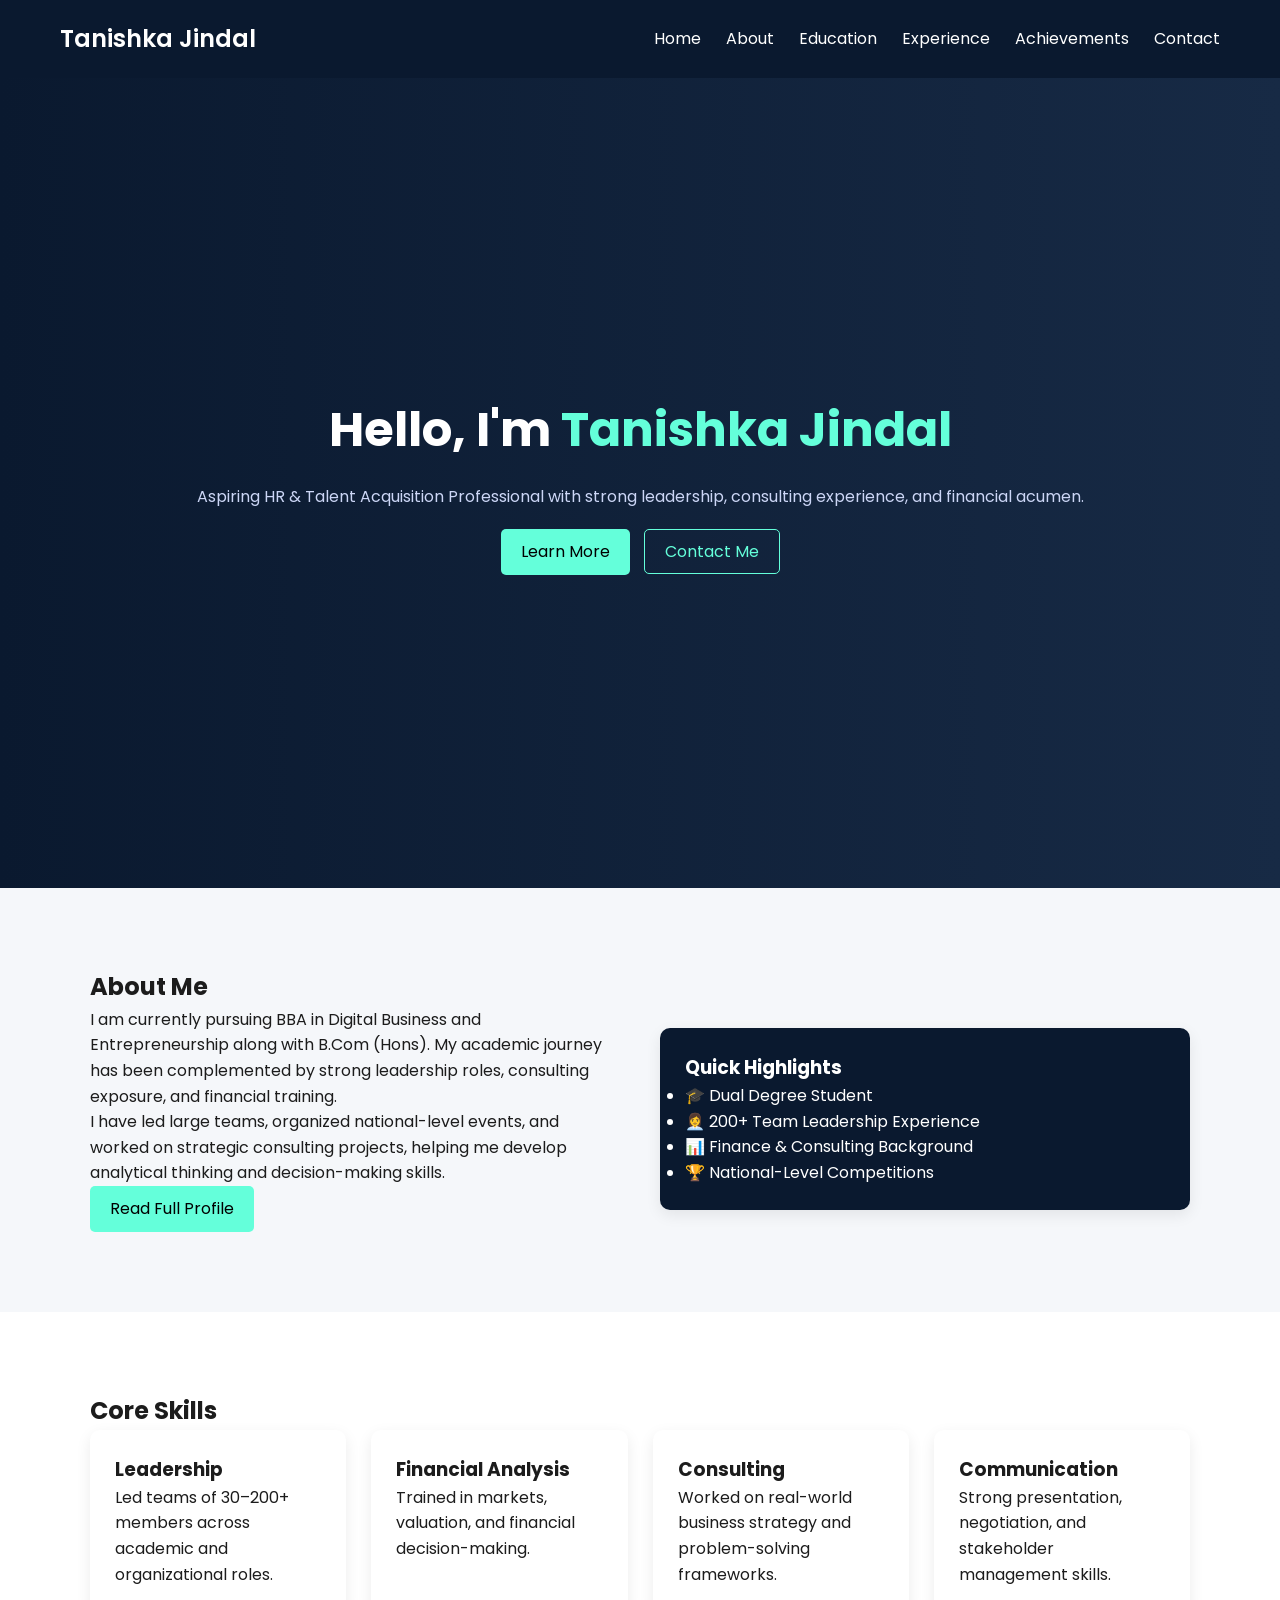
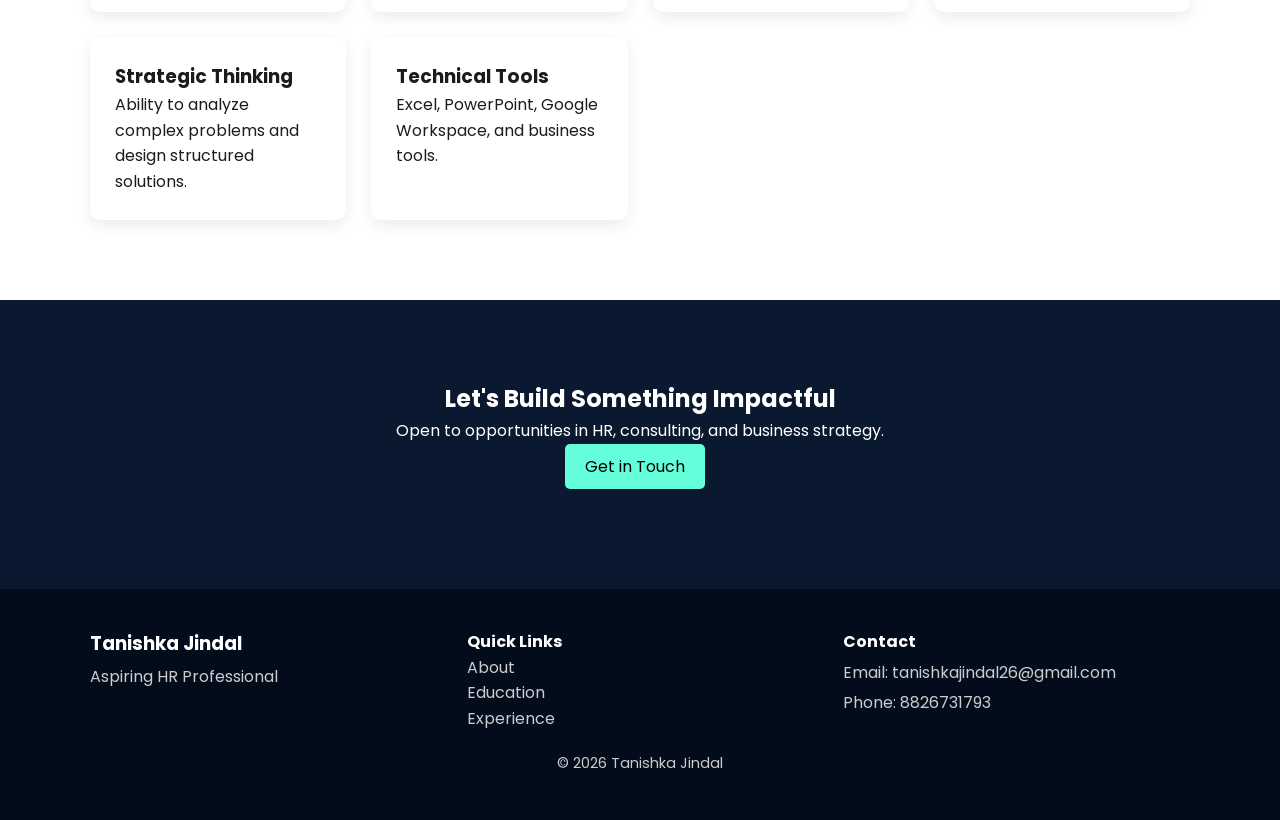
<file: index.html>
<!DOCTYPE html>
<html lang="en">

<head>
    <meta charset="UTF-8">
    <meta name="viewport" content="width=device-width, initial-scale=1.0">
    <title>Home | Tanishka Jindal</title>

    <!-- CSS LINK -->
    <link rel="stylesheet" href="css/style.css">

    <!-- GOOGLE FONT -->
    <link href="https://fonts.googleapis.com/css2?family=Poppins:wght@300;400;600&display=swap" rel="stylesheet">
</head>

<body>

<!-- ================= NAVBAR ================= -->
<header class="navbar">
    <h2 class="logo">Tanishka Jindal</h2>

    <nav>
        <ul class="nav-links">
            <li><a href="index.html">Home</a></li>
            <li><a href="about.html">About</a></li>
            <li><a href="education.html">Education</a></li>
            <li><a href="experience.html">Experience</a></li>
            <li><a href="achievements.html">Achievements</a></li>
            <li><a href="contact.html">Contact</a></li>
        </ul>
    </nav>
</header>

<!-- ================= HERO SECTION ================= -->
<section class="hero">
    <div class="hero-content">
        <h1>Hello, I'm <span>Tanishka Jindal</span></h1>
        <p>
            Aspiring HR & Talent Acquisition Professional with strong leadership,
            consulting experience, and financial acumen.
        </p>

        <div class="hero-buttons">
            <a href="about.html" class="btn">Learn More</a>
            <a href="contact.html" class="btn-outline">Contact Me</a>
        </div>
    </div>
</section>

<!-- ================= ABOUT PREVIEW ================= -->
<section class="section">
    <div class="container">
        <h2>About Me</h2>

        <div class="grid-2">
            <div>
                <p>
                    I am currently pursuing BBA in Digital Business and Entrepreneurship
                    along with B.Com (Hons). My academic journey has been complemented
                    by strong leadership roles, consulting exposure, and financial training.
                </p>

                <p>
                    I have led large teams, organized national-level events, and worked
                    on strategic consulting projects, helping me develop analytical
                    thinking and decision-making skills.
                </p>

                <a href="about.html" class="btn">Read Full Profile</a>
            </div>

            <div class="card highlight">
                <h3>Quick Highlights</h3>
                <ul>
                    <li>🎓 Dual Degree Student</li>
                    <li>👩‍💼 200+ Team Leadership Experience</li>
                    <li>📊 Finance & Consulting Background</li>
                    <li>🏆 National-Level Competitions</li>
                </ul>
            </div>
        </div>
    </div>
</section>

<!-- ================= SKILLS SECTION ================= -->
<section class="section alt">
    <div class="container">
        <h2>Core Skills</h2>

        <div class="grid-3">

            <div class="card">
                <h3>Leadership</h3>
                <p>Led teams of 30–200+ members across academic and organizational roles.</p>
            </div>

            <div class="card">
                <h3>Financial Analysis</h3>
                <p>Trained in markets, valuation, and financial decision-making.</p>
            </div>

            <div class="card">
                <h3>Consulting</h3>
                <p>Worked on real-world business strategy and problem-solving frameworks.</p>
            </div>

            <div class="card">
                <h3>Communication</h3>
                <p>Strong presentation, negotiation, and stakeholder management skills.</p>
            </div>

            <div class="card">
                <h3>Strategic Thinking</h3>
                <p>Ability to analyze complex problems and design structured solutions.</p>
            </div>

            <div class="card">
                <h3>Technical Tools</h3>
                <p>Excel, PowerPoint, Google Workspace, and business tools.</p>
            </div>

        </div>
    </div>
</section>

<!-- ================= CTA SECTION ================= -->
<section class="cta">
    <div class="container center">
        <h2>Let's Build Something Impactful</h2>
        <p>
            Open to opportunities in HR, consulting, and business strategy.
        </p>

        <a href="contact.html" class="btn">Get in Touch</a>
    </div>
</section>

<!-- ================= FOOTER ================= -->
<footer>
    <div class="container footer-grid">

        <div>
            <h3>Tanishka Jindal</h3>
            <p>Aspiring HR Professional</p>
        </div>

        <div>
            <h4>Quick Links</h4>
            <ul>
                <li><a href="about.html">About</a></li>
                <li><a href="education.html">Education</a></li>
                <li><a href="experience.html">Experience</a></li>
            </ul>
        </div>

        <div>
            <h4>Contact</h4>
            <p>Email: tanishkajindal26@gmail.com</p>
            <p>Phone: 8826731793</p>
        </div>

    </div>

    <p class="copyright">© 2026 Tanishka Jindal</p>
</footer>

</body>
</html>
</file>
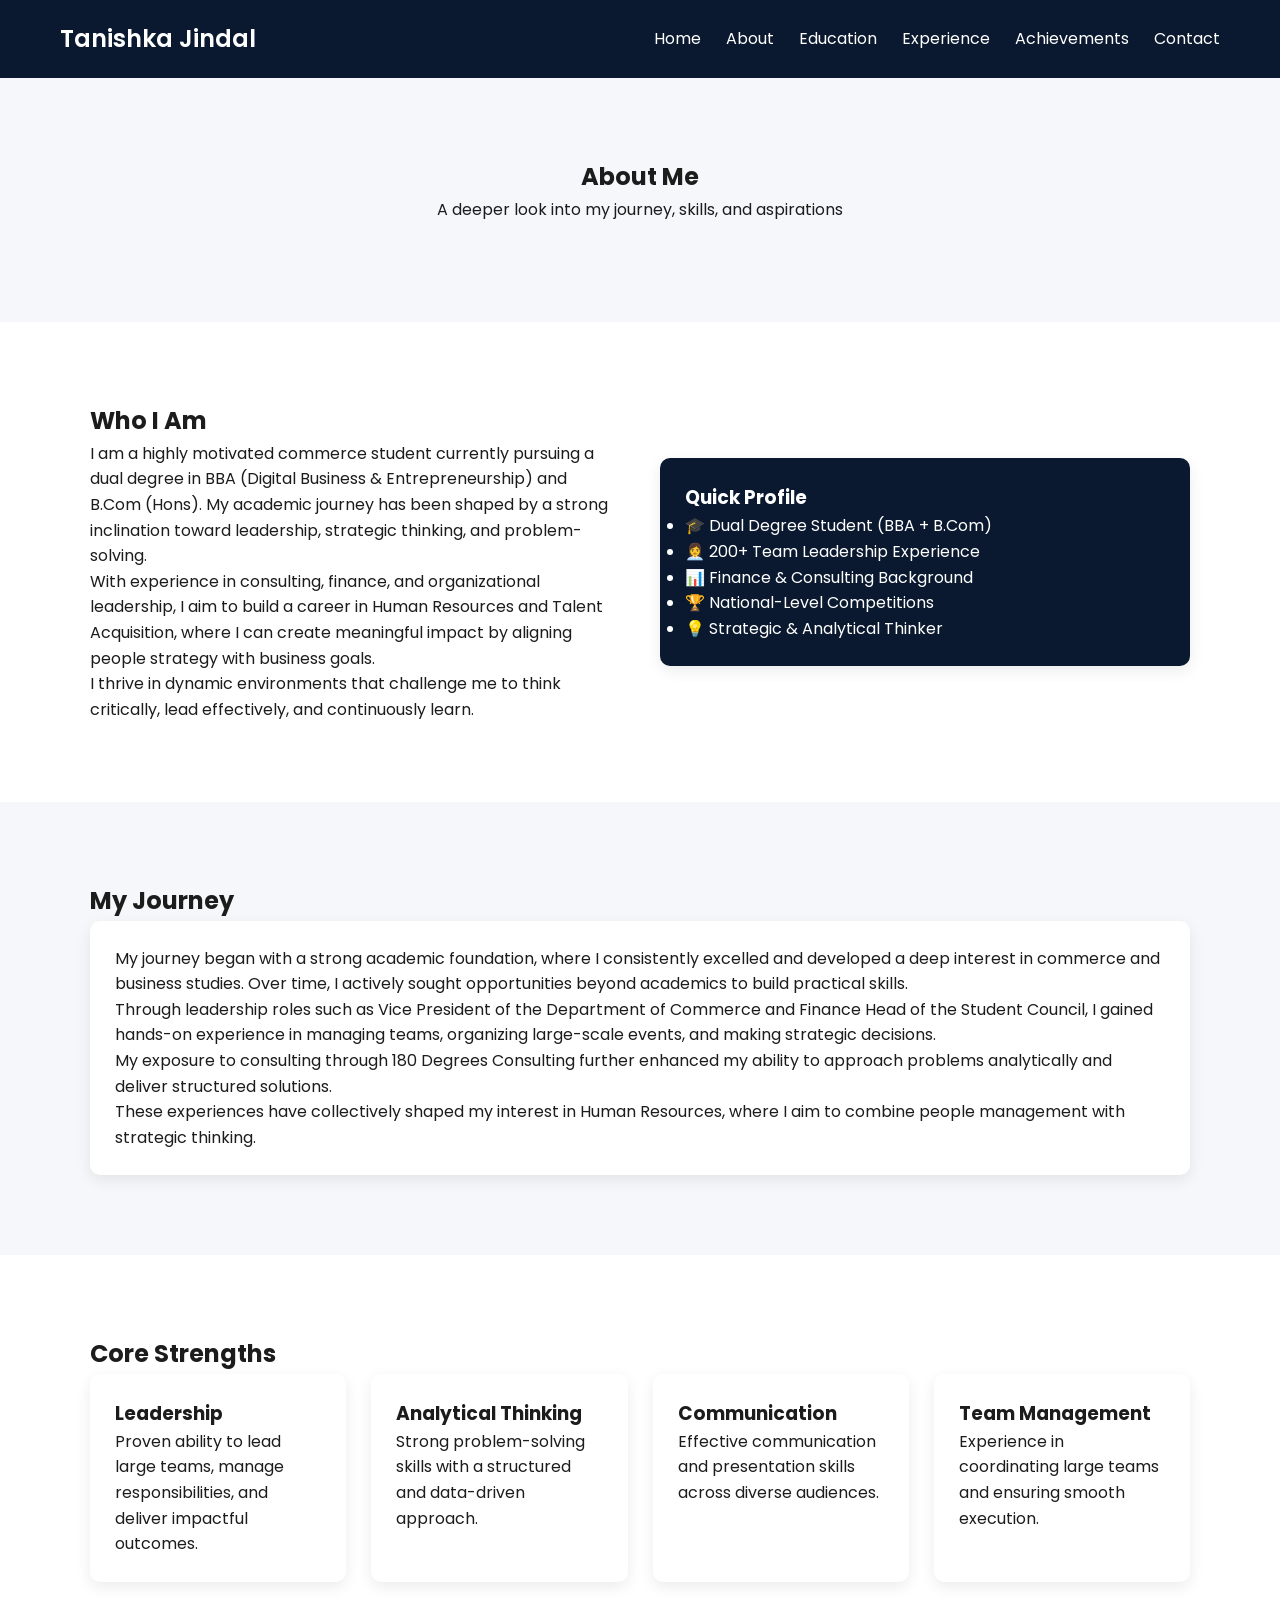
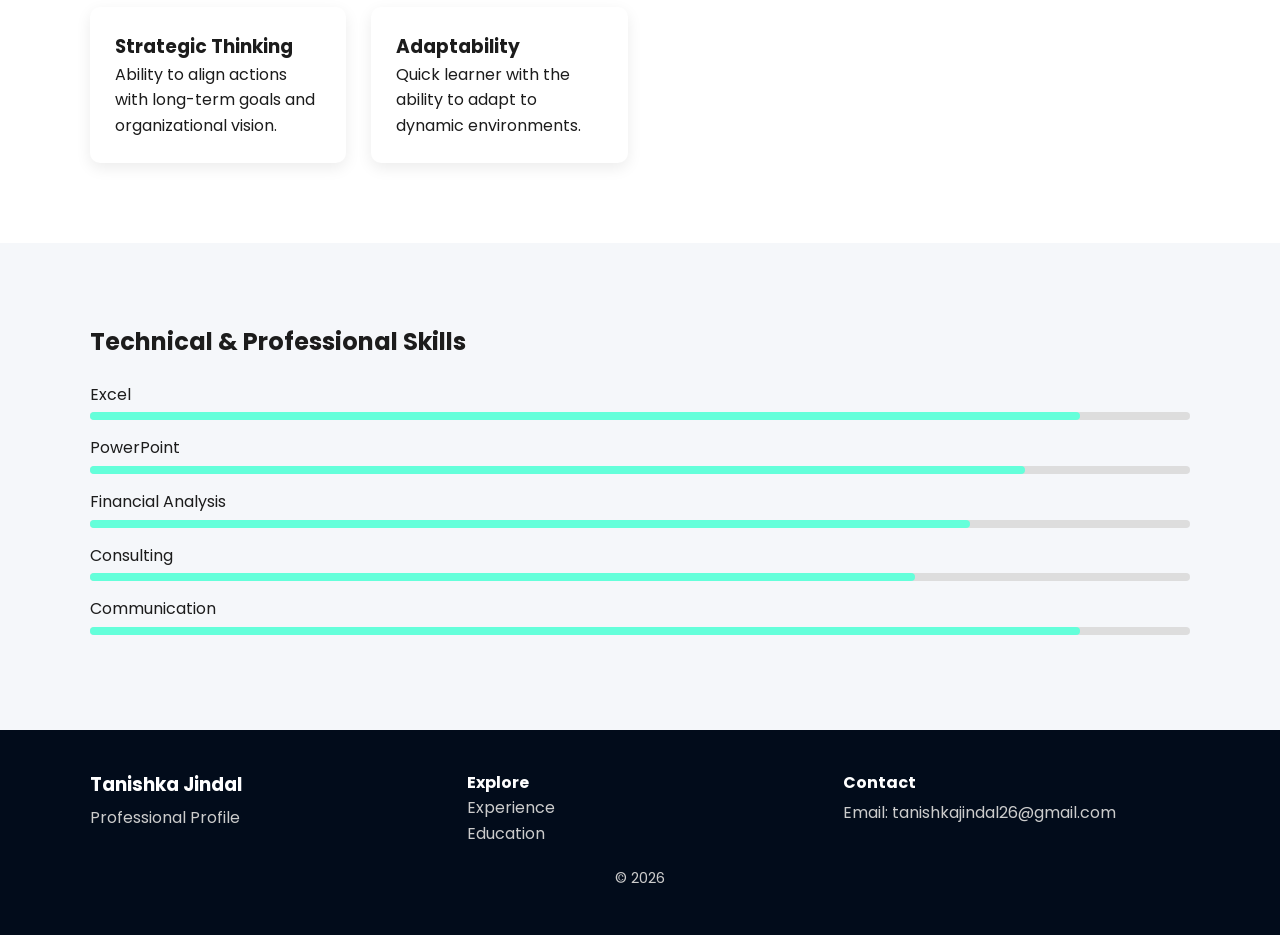
<file: about.html>
<!DOCTYPE html>
<html lang="en">

<head>
    <meta charset="UTF-8">
    <meta name="viewport" content="width=device-width, initial-scale=1.0">
    <title>About | Tanishka Jindal</title>

    <link rel="stylesheet" href="css/style.css">
</head>

<body>

<!-- ================= NAVBAR ================= -->
<header class="navbar">
    <h2 class="logo">Tanishka Jindal</h2>

    <nav>
        <ul class="nav-links">
            <li><a href="index.html">Home</a></li>
            <li><a href="about.html">About</a></li>
            <li><a href="education.html">Education</a></li>
            <li><a href="experience.html">Experience</a></li>
            <li><a href="achievements.html">Achievements</a></li>
            <li><a href="contact.html">Contact</a></li>
        </ul>
    </nav>
</header>

<!-- ================= HEADER ================= -->
<section class="section">
    <div class="container center">
        <h1>About Me</h1>
        <p>A deeper look into my journey, skills, and aspirations</p>
    </div>
</section>

<!-- ================= INTRO ================= -->
<section class="section alt">
    <div class="container grid-2">

        <div>
            <h2>Who I Am</h2>
            <p>
                I am a highly motivated commerce student currently pursuing a dual degree 
                in BBA (Digital Business & Entrepreneurship) and B.Com (Hons). My academic 
                journey has been shaped by a strong inclination toward leadership, strategic 
                thinking, and problem-solving.
            </p>

            <p>
                With experience in consulting, finance, and organizational leadership, 
                I aim to build a career in Human Resources and Talent Acquisition, where 
                I can create meaningful impact by aligning people strategy with business goals.
            </p>

            <p>
                I thrive in dynamic environments that challenge me to think critically, 
                lead effectively, and continuously learn.
            </p>
        </div>

        <div class="card highlight">
            <h3>Quick Profile</h3>
            <ul>
                <li>🎓 Dual Degree Student (BBA + B.Com)</li>
                <li>👩‍💼 200+ Team Leadership Experience</li>
                <li>📊 Finance & Consulting Background</li>
                <li>🏆 National-Level Competitions</li>
                <li>💡 Strategic & Analytical Thinker</li>
            </ul>
        </div>

    </div>
</section>

<!-- ================= JOURNEY ================= -->
<section class="section">
    <div class="container">
        <h2>My Journey</h2>

        <div class="card">
            <p>
                My journey began with a strong academic foundation, where I consistently 
                excelled and developed a deep interest in commerce and business studies.
                Over time, I actively sought opportunities beyond academics to build 
                practical skills.
            </p>

            <p>
                Through leadership roles such as Vice President of the Department of Commerce 
                and Finance Head of the Student Council, I gained hands-on experience in 
                managing teams, organizing large-scale events, and making strategic decisions.
            </p>

            <p>
                My exposure to consulting through 180 Degrees Consulting further enhanced 
                my ability to approach problems analytically and deliver structured solutions.
            </p>

            <p>
                These experiences have collectively shaped my interest in Human Resources, 
                where I aim to combine people management with strategic thinking.
            </p>
        </div>
    </div>
</section>

<!-- ================= STRENGTHS ================= -->
<section class="section alt">
    <div class="container">
        <h2>Core Strengths</h2>

        <div class="grid-3">

            <div class="card">
                <h3>Leadership</h3>
                <p>
                    Proven ability to lead large teams, manage responsibilities, 
                    and deliver impactful outcomes.
                </p>
            </div>

            <div class="card">
                <h3>Analytical Thinking</h3>
                <p>
                    Strong problem-solving skills with a structured and data-driven approach.
                </p>
            </div>

            <div class="card">
                <h3>Communication</h3>
                <p>
                    Effective communication and presentation skills across diverse audiences.
                </p>
            </div>

            <div class="card">
                <h3>Team Management</h3>
                <p>
                    Experience in coordinating large teams and ensuring smooth execution.
                </p>
            </div>

            <div class="card">
                <h3>Strategic Thinking</h3>
                <p>
                    Ability to align actions with long-term goals and organizational vision.
                </p>
            </div>

            <div class="card">
                <h3>Adaptability</h3>
                <p>
                    Quick learner with the ability to adapt to dynamic environments.
                </p>
            </div>

        </div>
    </div>
</section>

<!-- ================= SKILLS ================= -->
<section class="section">
    <div class="container">
        <h2>Technical & Professional Skills</h2>

        <div class="skills-grid">

            <div class="skill">
                <p>Excel</p>
                <div class="skill-bar"><span style="width: 90%"></span></div>
            </div>

            <div class="skill">
                <p>PowerPoint</p>
                <div class="skill-bar"><span style="width: 85%"></span></div>
            </div>

            <div class="skill">
                <p>Financial Analysis</p>
                <div class="skill-bar"><span style="width: 80%"></span></div>
            </div>

            <div class="skill">
                <p>Consulting</p>
                <div class="skill-bar"><span style="width: 75%"></span></div>
            </div>

            <div class="skill">
                <p>Communication</p>
                <div class="skill-bar"><span style="width: 90%"></span></div>
            </div>

        </div>
    </div>
</section>

<!-- ================= FOOTER ================= -->
<footer>
    <div class="container footer-grid">

        <div>
            <h3>Tanishka Jindal</h3>
            <p>Professional Profile</p>
        </div>

        <div>
            <h4>Explore</h4>
            <ul>
                <li><a href="experience.html">Experience</a></li>
                <li><a href="education.html">Education</a></li>
            </ul>
        </div>

        <div>
            <h4>Contact</h4>
            <p>Email: tanishkajindal26@gmail.com</p>
        </div>

    </div>

    <p class="copyright">© 2026</p>
</footer>

</body>
</html>
</file>
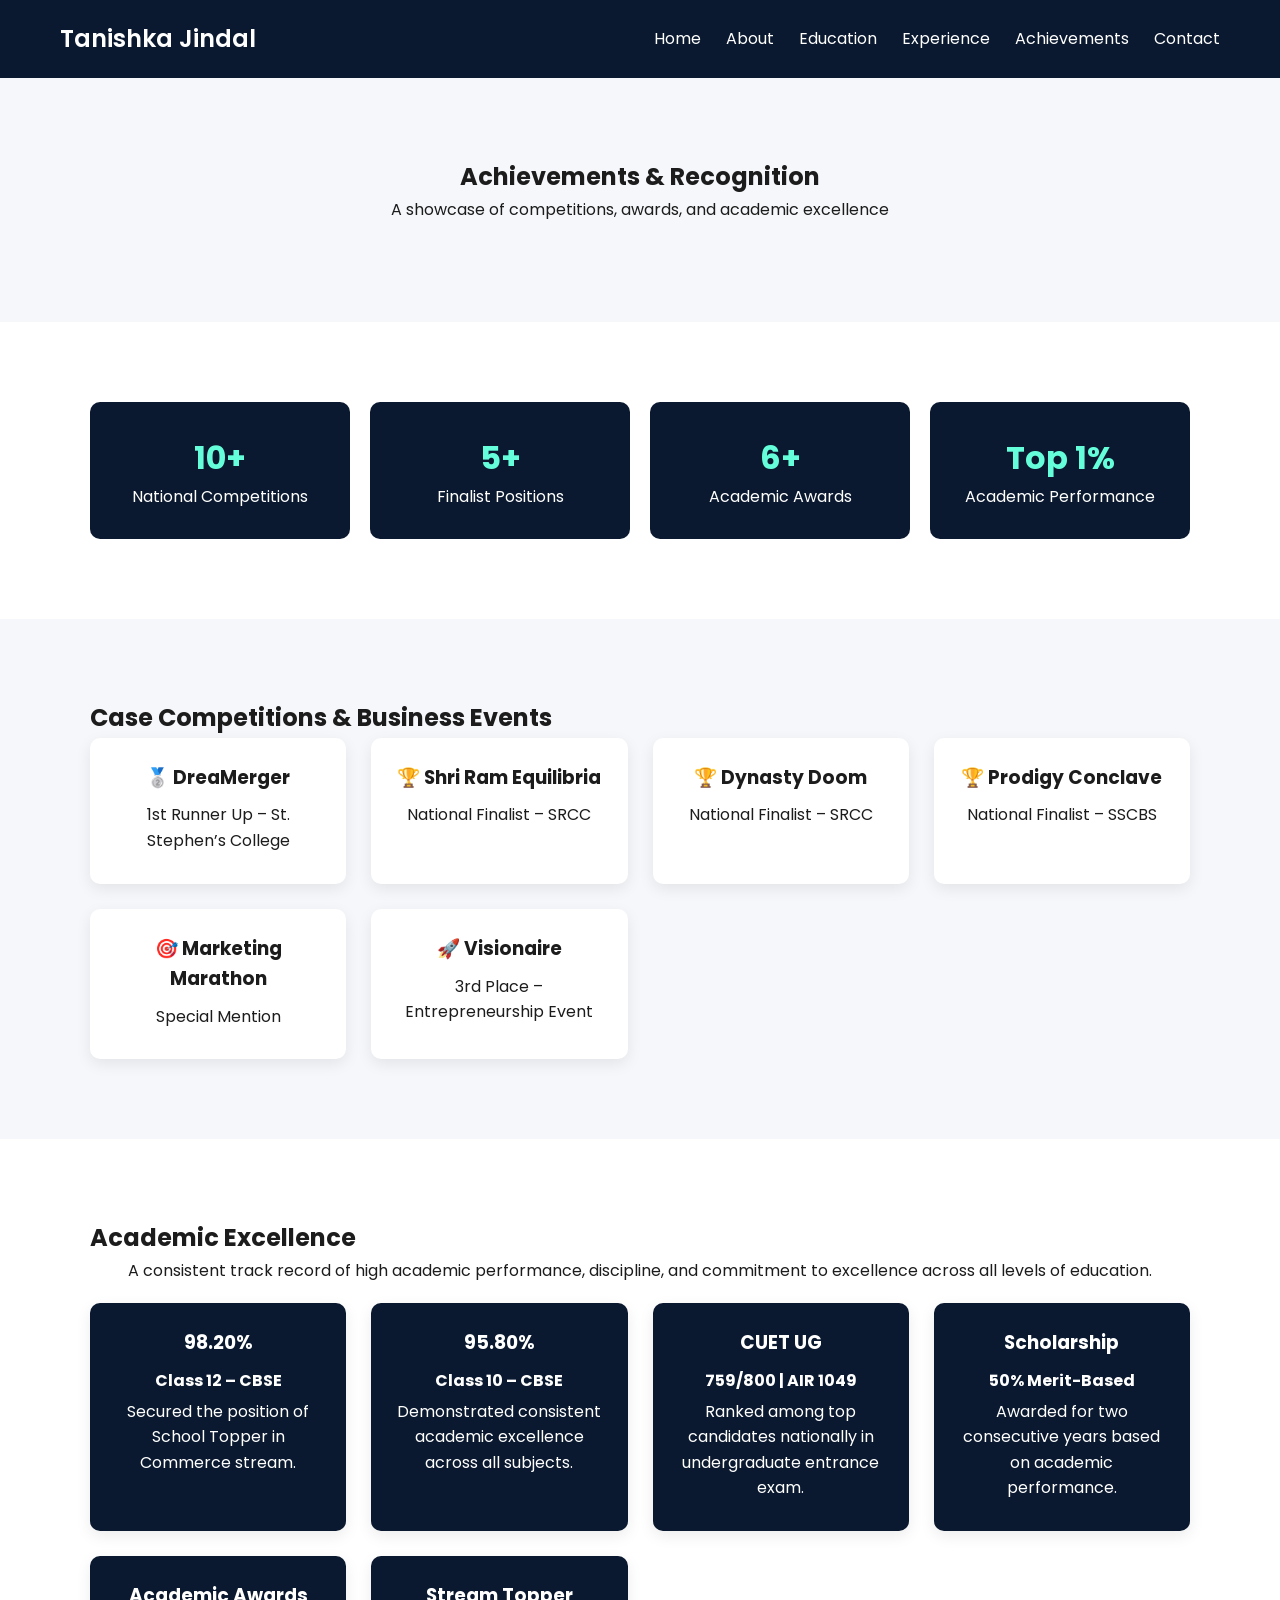
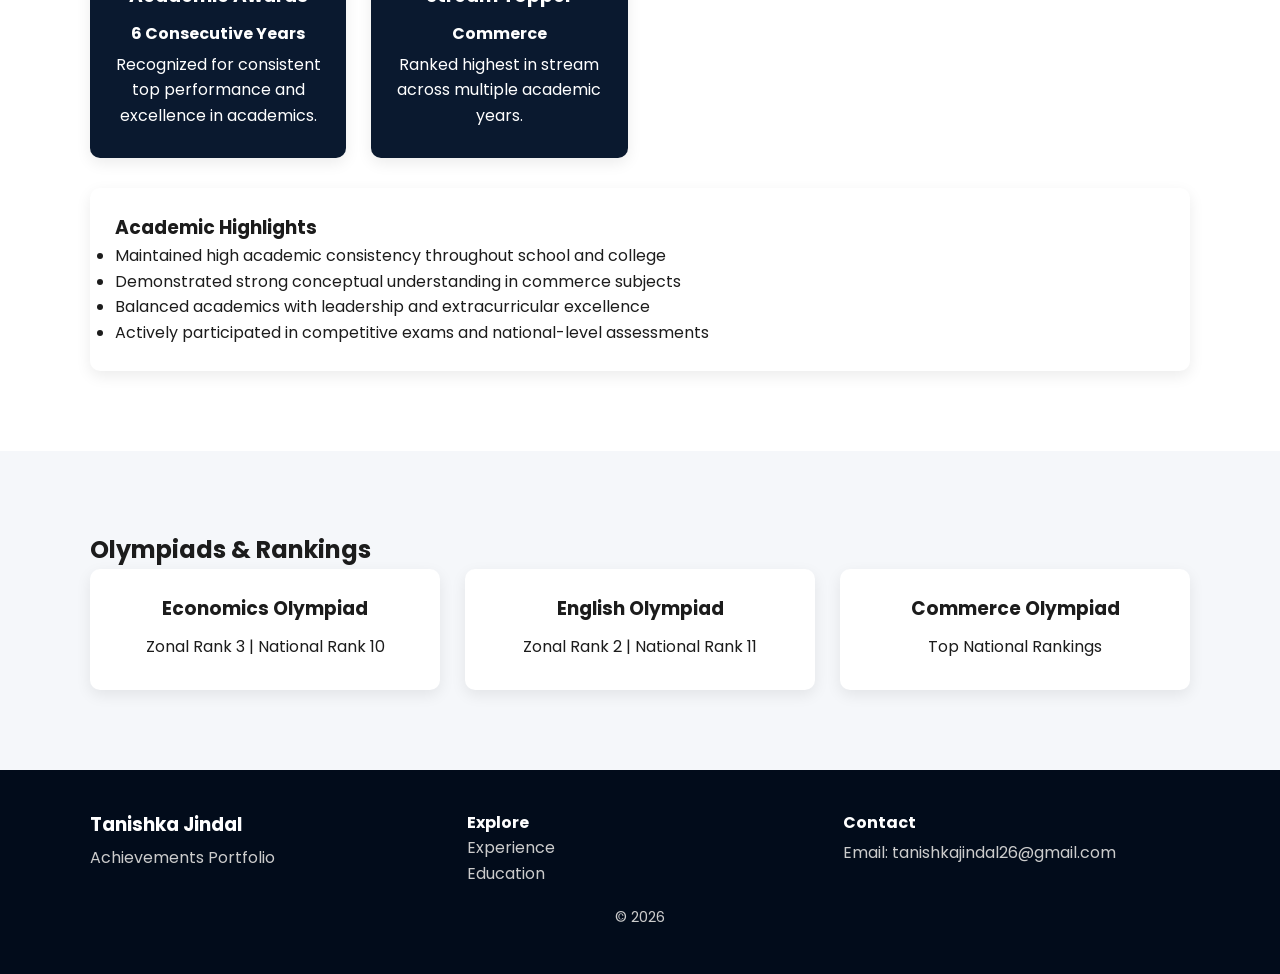
<file: achievements.html>
<!DOCTYPE html>
<html lang="en">

<head>
    <meta charset="UTF-8">
    <meta name="viewport" content="width=device-width, initial-scale=1.0">
    <title>Achievements | Tanishka Jindal</title>

    <link rel="stylesheet" href="css/style.css">
</head>

<body>

<!-- ================= NAVBAR ================= -->
<header class="navbar">
    <h2 class="logo">Tanishka Jindal</h2>

    <nav>
        <ul class="nav-links">
            <li><a href="index.html">Home</a></li>
            <li><a href="about.html">About</a></li>
            <li><a href="education.html">Education</a></li>
            <li><a href="experience.html">Experience</a></li>
            <li><a href="achievements.html">Achievements</a></li>
            <li><a href="contact.html">Contact</a></li>
        </ul>
    </nav>
</header>

<!-- ================= HEADER ================= -->
<section class="section">
    <div class="container center">
        <h1>Achievements & Recognition</h1>
        <p>A showcase of competitions, awards, and academic excellence</p>
    </div>
</section>

<!-- ================= HIGHLIGHT STATS ================= -->
<section class="section alt">
    <div class="container">
        <div class="stats-grid">

            <div class="stat-card">
                <h2>10+</h2>
                <p>National Competitions</p>
            </div>

            <div class="stat-card">
                <h2>5+</h2>
                <p>Finalist Positions</p>
            </div>

            <div class="stat-card">
                <h2>6+</h2>
                <p>Academic Awards</p>
            </div>

            <div class="stat-card">
                <h2>Top 1%</h2>
                <p>Academic Performance</p>
            </div>

        </div>
    </div>
</section>

<!-- ================= COMPETITIONS ================= -->
<section class="section">
    <div class="container">
        <h2>Case Competitions & Business Events</h2>

        <div class="grid-3">

            <div class="achievement-card">
                <h3>🥈 DreaMerger</h3>
                <p>1st Runner Up – St. Stephen’s College</p>
            </div>

            <div class="achievement-card">
                <h3>🏆 Shri Ram Equilibria</h3>
                <p>National Finalist – SRCC</p>
            </div>

            <div class="achievement-card">
                <h3>🏆 Dynasty Doom</h3>
                <p>National Finalist – SRCC</p>
            </div>

            <div class="achievement-card">
                <h3>🏆 Prodigy Conclave</h3>
                <p>National Finalist – SSCBS</p>
            </div>

            <div class="achievement-card">
                <h3>🎯 Marketing Marathon</h3>
                <p>Special Mention</p>
            </div>

            <div class="achievement-card">
                <h3>🚀 Visionaire</h3>
                <p>3rd Place – Entrepreneurship Event</p>
            </div>

        </div>
    </div>
</section>

<!-- ================= ACADEMIC ================= -->
<section class="section alt">
    <div class="container">
        <h2>Academic Excellence</h2>
        <p class="center">
            A consistent track record of high academic performance, discipline, and commitment to excellence across all levels of education.
        </p>

        <div class="grid-3">

            <div class="achievement-card highlight">
                <h3>98.20%</h3>
                <p><strong>Class 12 – CBSE</strong></p>
                <p>Secured the position of School Topper in Commerce stream.</p>
            </div>

            <div class="achievement-card highlight">
                <h3>95.80%</h3>
                <p><strong>Class 10 – CBSE</strong></p>
                <p>Demonstrated consistent academic excellence across all subjects.</p>
            </div>

            <div class="achievement-card highlight">
                <h3>CUET UG</h3>
                <p><strong>759/800 | AIR 1049</strong></p>
                <p>Ranked among top candidates nationally in undergraduate entrance exam.</p>
            </div>

            <div class="achievement-card highlight">
                <h3>Scholarship</h3>
                <p><strong>50% Merit-Based</strong></p>
                <p>Awarded for two consecutive years based on academic performance.</p>
            </div>

            <div class="achievement-card highlight">
                <h3>Academic Awards</h3>
                <p><strong>6 Consecutive Years</strong></p>
                <p>Recognized for consistent top performance and excellence in academics.</p>
            </div>

            <div class="achievement-card highlight">
                <h3>Stream Topper</h3>
                <p><strong>Commerce</strong></p>
                <p>Ranked highest in stream across multiple academic years.</p>
            </div>

        </div>

        <!-- EXTRA DETAIL BLOCK -->
        <div class="card" style="margin-top: 30px;">
            <h3>Academic Highlights</h3>
            <ul>
                <li>Maintained high academic consistency throughout school and college</li>
                <li>Demonstrated strong conceptual understanding in commerce subjects</li>
                <li>Balanced academics with leadership and extracurricular excellence</li>
                <li>Actively participated in competitive exams and national-level assessments</li>
            </ul>
        </div>

    </div>
</section>

<!-- ================= OLYMPIADS ================= -->
<section class="section">
    <div class="container">
        <h2>Olympiads & Rankings</h2>

        <div class="grid-3">

            <div class="achievement-card">
                <h3>Economics Olympiad</h3>
                <p>Zonal Rank 3 | National Rank 10</p>
            </div>

            <div class="achievement-card">
                <h3>English Olympiad</h3>
                <p>Zonal Rank 2 | National Rank 11</p>
            </div>

            <div class="achievement-card">
                <h3>Commerce Olympiad</h3>
                <p>Top National Rankings</p>
            </div>

        </div>
    </div>
</section>

<!-- ================= FOOTER ================= -->
<footer>
    <div class="container footer-grid">

        <div>
            <h3>Tanishka Jindal</h3>
            <p>Achievements Portfolio</p>
        </div>

        <div>
            <h4>Explore</h4>
            <ul>
                <li><a href="experience.html">Experience</a></li>
                <li><a href="education.html">Education</a></li>
            </ul>
        </div>

        <div>
            <h4>Contact</h4>
            <p>Email: tanishkajindal26@gmail.com</p>
        </div>

    </div>

    <p class="copyright">© 2026</p>
</footer>

</body>
</html>
</file>
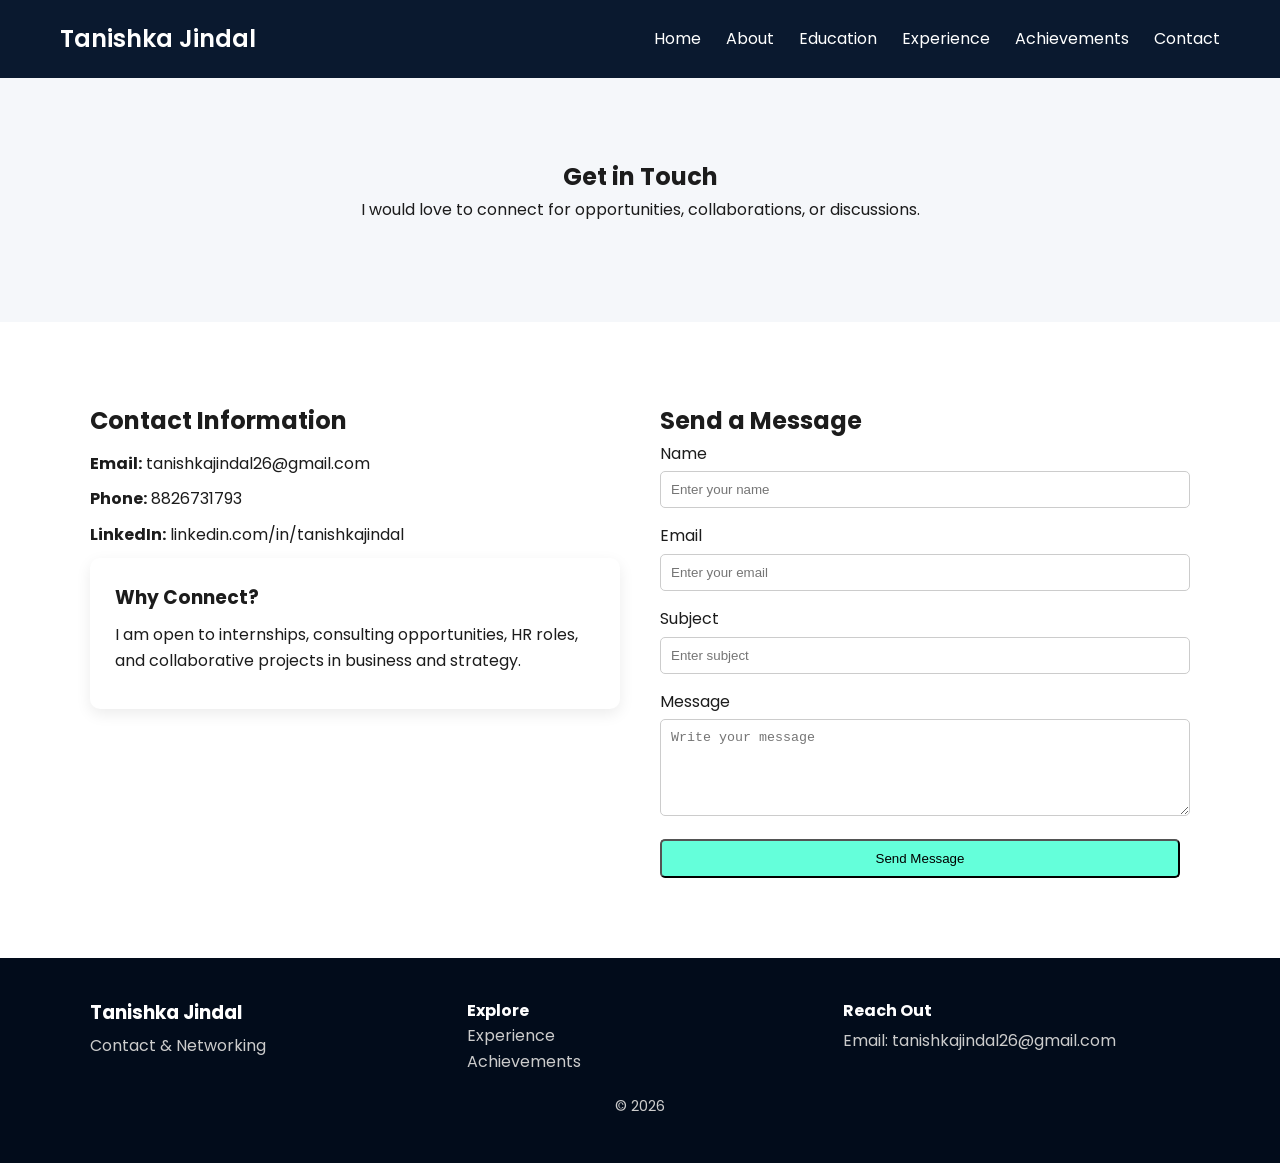
<file: contact.html>
<!DOCTYPE html>
<html lang="en">

<head>
    <meta charset="UTF-8">
    <meta name="viewport" content="width=device-width, initial-scale=1.0">
    <title>Contact | Tanishka Jindal</title>

    <link rel="stylesheet" href="css/style.css">
</head>

<body>

<!-- ================= NAVBAR ================= -->
<header class="navbar">
    <h2 class="logo">Tanishka Jindal</h2>

    <nav>
        <ul class="nav-links">
            <li><a href="index.html">Home</a></li>
            <li><a href="about.html">About</a></li>
            <li><a href="education.html">Education</a></li>
            <li><a href="experience.html">Experience</a></li>
            <li><a href="achievements.html">Achievements</a></li>
            <li><a href="contact.html">Contact</a></li>
        </ul>
    </nav>
</header>

<!-- ================= HEADER ================= -->
<section class="section">
    <div class="container center">
        <h1>Get in Touch</h1>
        <p>I would love to connect for opportunities, collaborations, or discussions.</p>
    </div>
</section>

<!-- ================= CONTACT SECTION ================= -->
<section class="section alt">
    <div class="container contact-grid">

        <!-- LEFT SIDE -->
        <div class="contact-info">
            <h2>Contact Information</h2>

            <p><strong>Email:</strong> tanishkajindal26@gmail.com</p>
            <p><strong>Phone:</strong> 8826731793</p>
            <p><strong>LinkedIn:</strong> linkedin.com/in/tanishkajindal</p>

            <div class="card">
                <h3>Why Connect?</h3>
                <p>
                    I am open to internships, consulting opportunities, HR roles,
                    and collaborative projects in business and strategy.
                </p>
            </div>
        </div>

        <!-- RIGHT SIDE FORM -->
        <div class="contact-form">
            <h2>Send a Message</h2>

            <form>
                <div class="form-group">
                    <label>Name</label>
                    <input type="text" placeholder="Enter your name" required>
                </div>

                <div class="form-group">
                    <label>Email</label>
                    <input type="email" placeholder="Enter your email" required>
                </div>

                <div class="form-group">
                    <label>Subject</label>
                    <input type="text" placeholder="Enter subject">
                </div>

                <div class="form-group">
                    <label>Message</label>
                    <textarea rows="5" placeholder="Write your message"></textarea>
                </div>

                <button type="submit" class="btn">Send Message</button>
            </form>
        </div>

    </div>
</section>

<!-- ================= FOOTER ================= -->
<footer>
    <div class="container footer-grid">

        <div>
            <h3>Tanishka Jindal</h3>
            <p>Contact & Networking</p>
        </div>

        <div>
            <h4>Explore</h4>
            <ul>
                <li><a href="experience.html">Experience</a></li>
                <li><a href="achievements.html">Achievements</a></li>
            </ul>
        </div>

        <div>
            <h4>Reach Out</h4>
            <p>Email: tanishkajindal26@gmail.com</p>
        </div>

    </div>

    <p class="copyright">© 2026</p>
</footer>

</body>
</html>
</file>
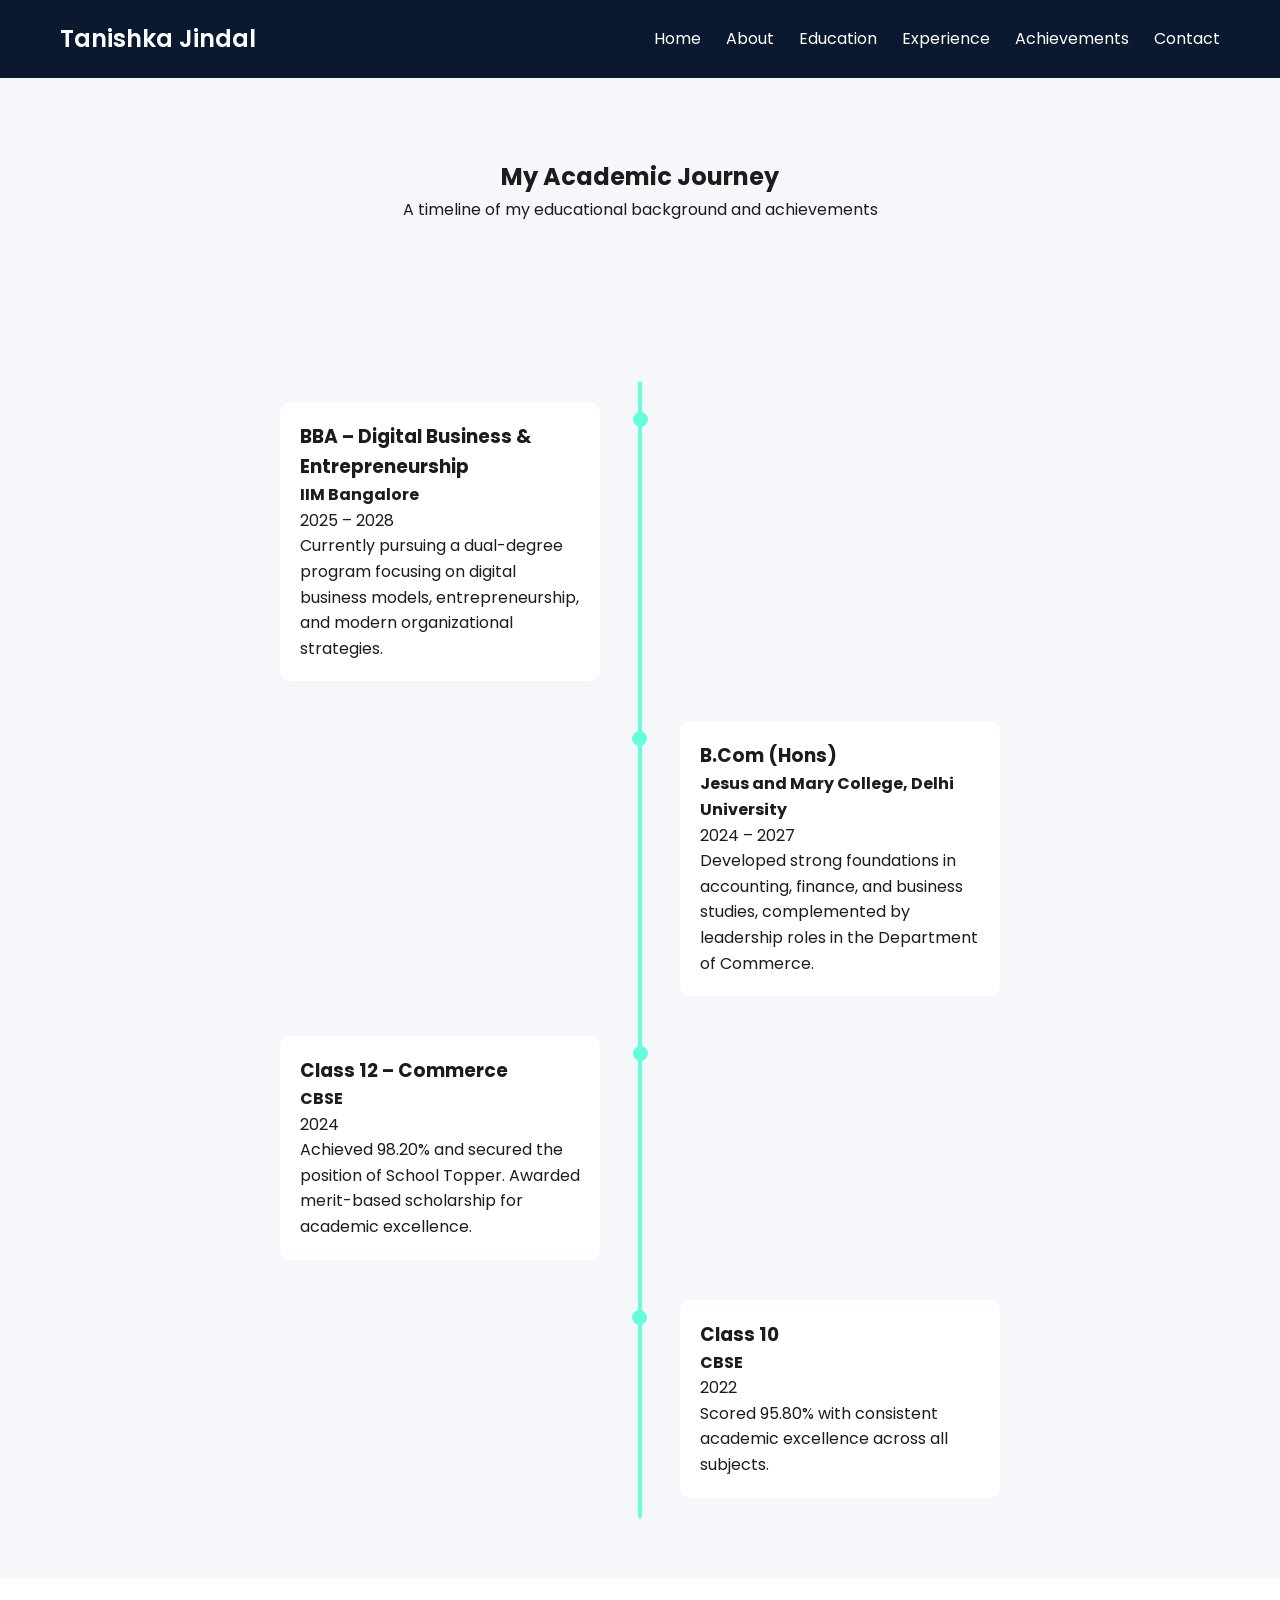
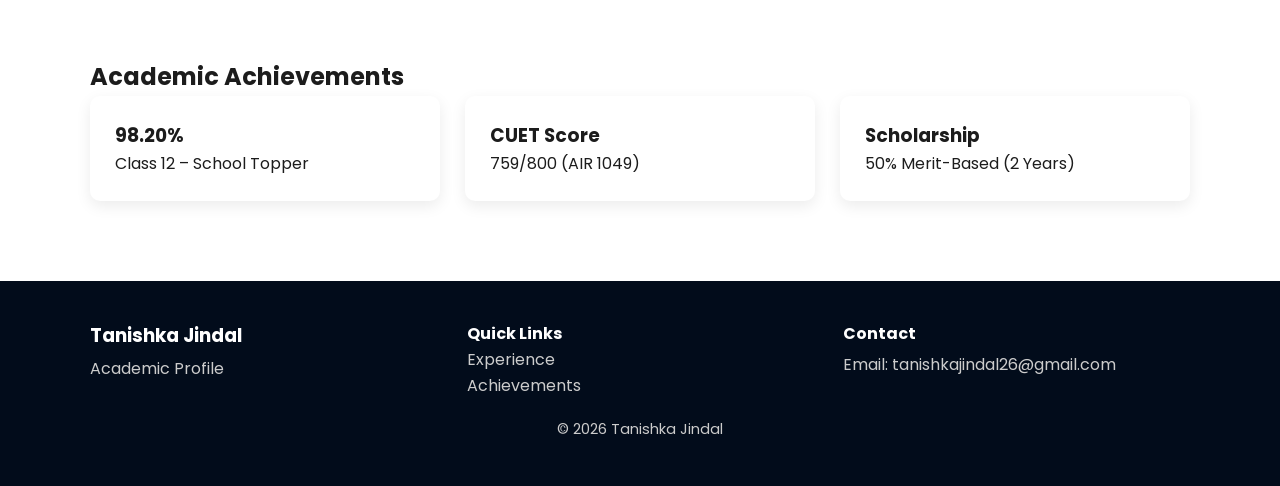
<file: education.html>
<!DOCTYPE html>
<html lang="en">

<head>
    <meta charset="UTF-8">
    <meta name="viewport" content="width=device-width, initial-scale=1.0">
    <title>Education | Tanishka Jindal</title>

    <link rel="stylesheet" href="css/style.css">
</head>

<body>

<!-- ================= NAVBAR ================= -->
<header class="navbar">
    <h2 class="logo">Tanishka Jindal</h2>

    <nav>
        <ul class="nav-links">
            <li><a href="index.html">Home</a></li>
            <li><a href="about.html">About</a></li>
            <li><a href="education.html">Education</a></li>
            <li><a href="experience.html">Experience</a></li>
            <li><a href="achievements.html">Achievements</a></li>
            <li><a href="contact.html">Contact</a></li>
        </ul>
    </nav>
</header>

<!-- ================= HEADER ================= -->
<section class="section">
    <div class="container center">
        <h1>My Academic Journey</h1>
        <p>A timeline of my educational background and achievements</p>
    </div>
</section>

<!-- ================= TIMELINE ================= -->
<section class="timeline-section">
    <div class="timeline">

        <!-- ITEM 1 -->
        <div class="timeline-item">
            <div class="timeline-content">
                <h3>BBA – Digital Business & Entrepreneurship</h3>
                <h4>IIM Bangalore</h4>
                <span>2025 – 2028</span>

                <p>
                    Currently pursuing a dual-degree program focusing on digital business models,
                    entrepreneurship, and modern organizational strategies.
                </p>
            </div>
        </div>

        <!-- ITEM 2 -->
        <div class="timeline-item">
            <div class="timeline-content">
                <h3>B.Com (Hons)</h3>
                <h4>Jesus and Mary College, Delhi University</h4>
                <span>2024 – 2027</span>

                <p>
                    Developed strong foundations in accounting, finance, and business studies,
                    complemented by leadership roles in the Department of Commerce.
                </p>
            </div>
        </div>

        <!-- ITEM 3 -->
        <div class="timeline-item">
            <div class="timeline-content">
                <h3>Class 12 – Commerce</h3>
                <h4>CBSE</h4>
                <span>2024</span>

                <p>
                    Achieved 98.20% and secured the position of School Topper.
                    Awarded merit-based scholarship for academic excellence.
                </p>
            </div>
        </div>

        <!-- ITEM 4 -->
        <div class="timeline-item">
            <div class="timeline-content">
                <h3>Class 10</h3>
                <h4>CBSE</h4>
                <span>2022</span>

                <p>
                    Scored 95.80% with consistent academic excellence across all subjects.
                </p>
            </div>
        </div>

    </div>
</section>

<!-- ================= ACHIEVEMENTS BLOCK ================= -->
<section class="section alt">
    <div class="container">
        <h2>Academic Achievements</h2>

        <div class="grid-3">

            <div class="card">
                <h3>98.20%</h3>
                <p>Class 12 – School Topper</p>
            </div>

            <div class="card">
                <h3>CUET Score</h3>
                <p>759/800 (AIR 1049)</p>
            </div>

            <div class="card">
                <h3>Scholarship</h3>
                <p>50% Merit-Based (2 Years)</p>
            </div>

        </div>
    </div>
</section>

<!-- ================= FOOTER ================= -->
<footer>
    <div class="container footer-grid">

        <div>
            <h3>Tanishka Jindal</h3>
            <p>Academic Profile</p>
        </div>

        <div>
            <h4>Quick Links</h4>
            <ul>
                <li><a href="experience.html">Experience</a></li>
                <li><a href="achievements.html">Achievements</a></li>
            </ul>
        </div>

        <div>
            <h4>Contact</h4>
            <p>Email: tanishkajindal26@gmail.com</p>
        </div>

    </div>

    <p class="copyright">© 2026 Tanishka Jindal</p>
</footer>

</body>
</html>
</file>
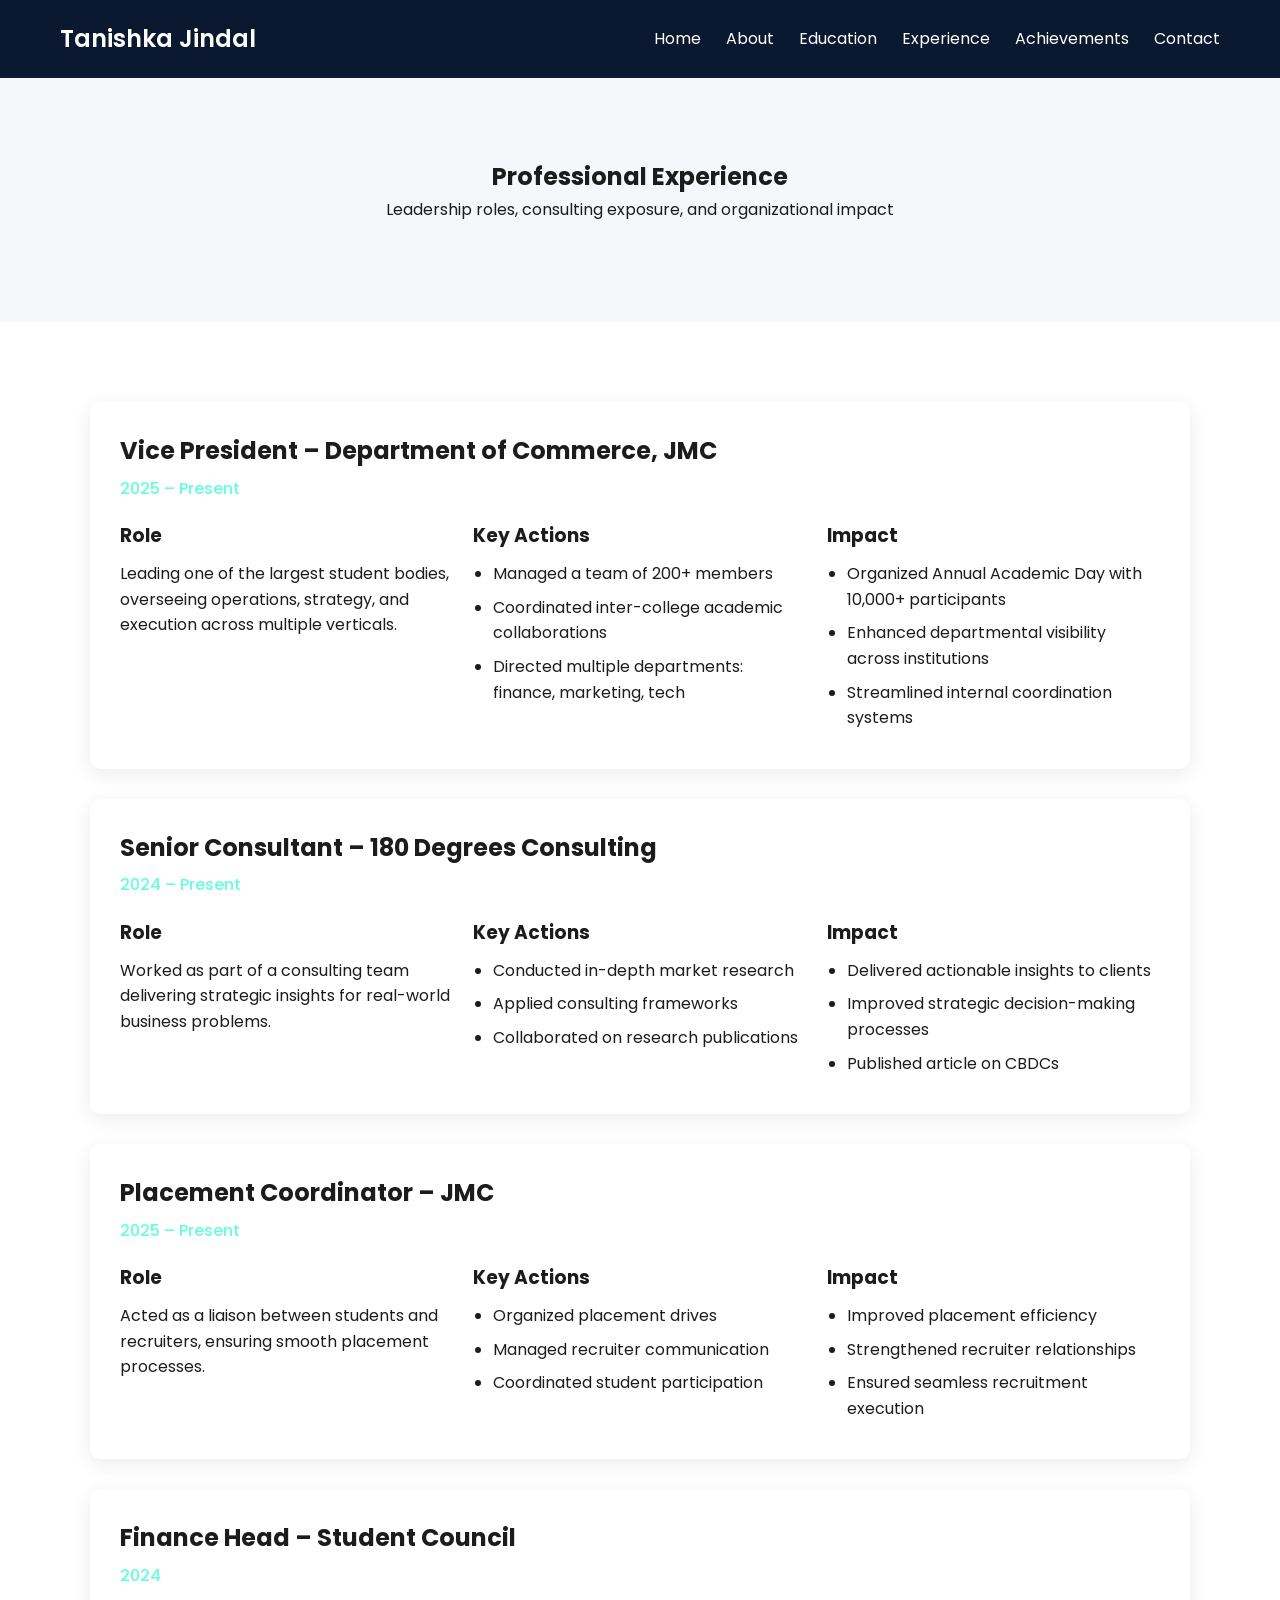
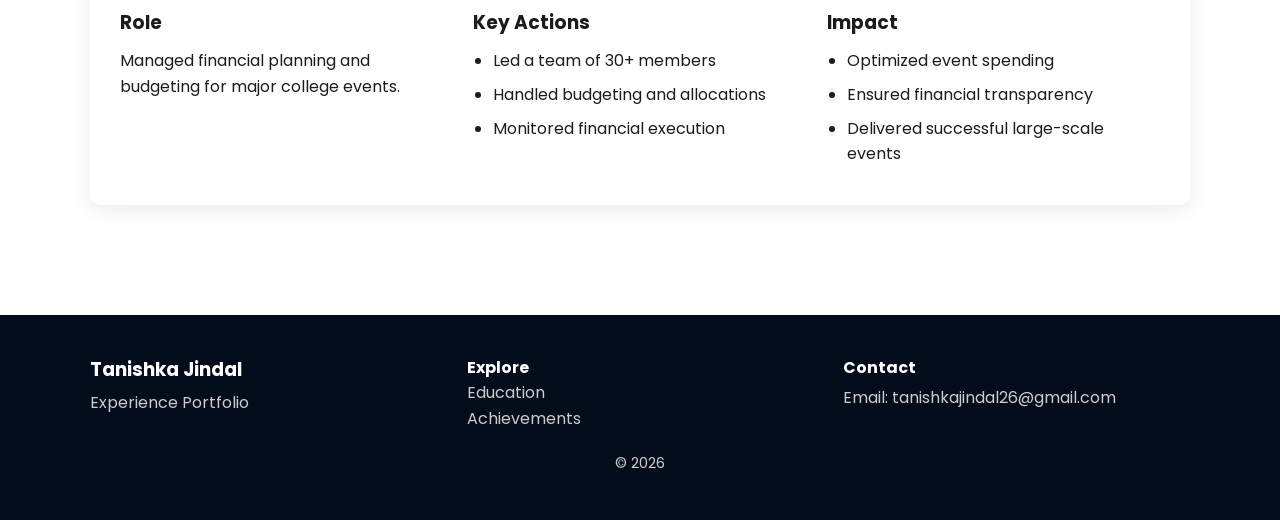
<file: experience.html>
<!DOCTYPE html>
<html lang="en">

<head>
    <meta charset="UTF-8">
    <meta name="viewport" content="width=device-width, initial-scale=1.0">
    <title>Experience | Tanishka Jindal</title>

    <link rel="stylesheet" href="css/style.css">
</head>

<body>

<!-- ================= NAVBAR ================= -->
<header class="navbar">
    <h2 class="logo">Tanishka Jindal</h2>

    <nav>
        <ul class="nav-links">
            <li><a href="index.html">Home</a></li>
            <li><a href="about.html">About</a></li>
            <li><a href="education.html">Education</a></li>
            <li><a href="experience.html">Experience</a></li>
            <li><a href="achievements.html">Achievements</a></li>
            <li><a href="contact.html">Contact</a></li>
        </ul>
    </nav>
</header>

<!-- ================= HEADER ================= -->
<section class="section">
    <div class="container center">
        <h1>Professional Experience</h1>
        <p>Leadership roles, consulting exposure, and organizational impact</p>
    </div>
</section>

<!-- ================= EXPERIENCE SECTION ================= -->
<section class="section alt">
    <div class="container">

        <!-- EXPERIENCE 1 -->
        <div class="experience-card">
            <h2>Vice President – Department of Commerce, JMC</h2>
            <span class="duration">2025 – Present</span>

            <div class="experience-grid">

                <div>
                    <h3>Role</h3>
                    <p>
                        Leading one of the largest student bodies, overseeing operations,
                        strategy, and execution across multiple verticals.
                    </p>
                </div>

                <div>
                    <h3>Key Actions</h3>
                    <ul>
                        <li>Managed a team of 200+ members</li>
                        <li>Coordinated inter-college academic collaborations</li>
                        <li>Directed multiple departments: finance, marketing, tech</li>
                    </ul>
                </div>

                <div>
                    <h3>Impact</h3>
                    <ul>
                        <li>Organized Annual Academic Day with 10,000+ participants</li>
                        <li>Enhanced departmental visibility across institutions</li>
                        <li>Streamlined internal coordination systems</li>
                    </ul>
                </div>

            </div>
        </div>

        <!-- EXPERIENCE 2 -->
        <div class="experience-card">
            <h2>Senior Consultant – 180 Degrees Consulting</h2>
            <span class="duration">2024 – Present</span>

            <div class="experience-grid">

                <div>
                    <h3>Role</h3>
                    <p>
                        Worked as part of a consulting team delivering strategic insights
                        for real-world business problems.
                    </p>
                </div>

                <div>
                    <h3>Key Actions</h3>
                    <ul>
                        <li>Conducted in-depth market research</li>
                        <li>Applied consulting frameworks</li>
                        <li>Collaborated on research publications</li>
                    </ul>
                </div>

                <div>
                    <h3>Impact</h3>
                    <ul>
                        <li>Delivered actionable insights to clients</li>
                        <li>Improved strategic decision-making processes</li>
                        <li>Published article on CBDCs</li>
                    </ul>
                </div>

            </div>
        </div>

        <!-- EXPERIENCE 3 -->
        <div class="experience-card">
            <h2>Placement Coordinator – JMC</h2>
            <span class="duration">2025 – Present</span>

            <div class="experience-grid">

                <div>
                    <h3>Role</h3>
                    <p>
                        Acted as a liaison between students and recruiters,
                        ensuring smooth placement processes.
                    </p>
                </div>

                <div>
                    <h3>Key Actions</h3>
                    <ul>
                        <li>Organized placement drives</li>
                        <li>Managed recruiter communication</li>
                        <li>Coordinated student participation</li>
                    </ul>
                </div>

                <div>
                    <h3>Impact</h3>
                    <ul>
                        <li>Improved placement efficiency</li>
                        <li>Strengthened recruiter relationships</li>
                        <li>Ensured seamless recruitment execution</li>
                    </ul>
                </div>

            </div>
        </div>

        <!-- EXPERIENCE 4 -->
        <div class="experience-card">
            <h2>Finance Head – Student Council</h2>
            <span class="duration">2024</span>

            <div class="experience-grid">

                <div>
                    <h3>Role</h3>
                    <p>
                        Managed financial planning and budgeting for major college events.
                    </p>
                </div>

                <div>
                    <h3>Key Actions</h3>
                    <ul>
                        <li>Led a team of 30+ members</li>
                        <li>Handled budgeting and allocations</li>
                        <li>Monitored financial execution</li>
                    </ul>
                </div>

                <div>
                    <h3>Impact</h3>
                    <ul>
                        <li>Optimized event spending</li>
                        <li>Ensured financial transparency</li>
                        <li>Delivered successful large-scale events</li>
                    </ul>
                </div>

            </div>
        </div>

    </div>
</section>

<!-- ================= FOOTER ================= -->
<footer>
    <div class="container footer-grid">

        <div>
            <h3>Tanishka Jindal</h3>
            <p>Experience Portfolio</p>
        </div>

        <div>
            <h4>Explore</h4>
            <ul>
                <li><a href="education.html">Education</a></li>
                <li><a href="achievements.html">Achievements</a></li>
            </ul>
        </div>

        <div>
            <h4>Contact</h4>
            <p>Email: tanishkajindal26@gmail.com</p>
        </div>

    </div>

    <p class="copyright">© 2026</p>
</footer>

</body>
</html>
</file>
<file: css/style.css>
/* ================= GLOBAL STYLES ================= */
@import url('https://fonts.googleapis.com/css2?family=Poppins:wght@300;400;600;700&display=swap');

:root {
    --primary: #0a192f;
    --secondary: #64ffda;
    --light: #f5f7fa;
    --dark: #1c1c1c;
    --grey: #6c757d;
}

* {
    margin: 0;
    padding: 0;
    box-sizing: border-box;
}

body {
    font-family: 'Poppins', sans-serif;
    background: var(--light);
    color: var(--dark);
    line-height: 1.6;
}

/* ================= NAVBAR ================= */
.navbar {
    display: flex;
    justify-content: space-between;
    align-items: center;
    padding: 20px 60px;
    background: var(--primary);
    position: sticky;
    top: 0;
    z-index: 1000;
}

.logo {
    color: white;
    font-weight: 600;
}

.nav-links {
    display: flex;
    list-style: none;
}

.nav-links li {
    margin-left: 25px;
}

.nav-links a {
    text-decoration: none;
    color: white;
    font-weight: 400;
    transition: 0.3s;
}

.nav-links a:hover {
    color: var(--secondary);
}

/* ================= HERO ================= */
.hero {
    height: 90vh;
    background: linear-gradient(to right, #0a192f, #172a45);
    display: flex;
    justify-content: center;
    align-items: center;
    text-align: center;
    color: white;
    padding: 20px;
}

.hero h1 {
    font-size: 3rem;
}

.hero span {
    color: var(--secondary);
}

.hero p {
    margin: 15px 0;
    color: #ccd6f6;
}

.hero-buttons {
    margin-top: 20px;
}

/* ================= BUTTONS ================= */
.btn {
    display: inline-block;
    padding: 10px 20px;
    background: var(--secondary);
    color: black;
    border-radius: 5px;
    text-decoration: none;
    margin-right: 10px;
    transition: 0.3s;
}

.btn:hover {
    transform: translateY(-2px);
}

.btn-outline {
    border: 1px solid var(--secondary);
    color: var(--secondary);
    padding: 10px 20px;
    border-radius: 5px;
    text-decoration: none;
}

.btn-outline:hover {
    background: var(--secondary);
    color: black;
}

/* ================= SECTIONS ================= */
.section {
    padding: 80px 60px;
}

.section.alt {
    background: white;
}

.container {
    max-width: 1100px;
    margin: auto;
}

.center {
    text-align: center;
}

/* ================= GRID ================= */
.grid-2 {
    display: grid;
    grid-template-columns: 1fr 1fr;
    gap: 40px;
    align-items: center;
}

.grid-3 {
    display: grid;
    grid-template-columns: repeat(auto-fit, minmax(250px, 1fr));
    gap: 25px;
}

/* ================= CARDS ================= */
.card {
    background: white;
    padding: 25px;
    border-radius: 10px;
    box-shadow: 0px 5px 15px rgba(0,0,0,0.08);
    transition: 0.3s;
}

.card:hover {
    transform: translateY(-5px);
}

.highlight {
    background: var(--primary);
    color: white;
}

.highlight h3,
.highlight p,
.highlight strong {
    color: white;
}

/* ================= CTA ================= */
.cta {
    background: var(--primary);
    color: white;
    padding: 80px 20px;
}

/* ================= FOOTER ================= */
footer {
    background: #020c1b;
    color: #ccc;
    padding: 40px 20px;
}

.footer-grid {
    display: grid;
    grid-template-columns: repeat(auto-fit, minmax(200px, 1fr));
    gap: 30px;
}

footer h3, footer h4 {
    color: white;
}

footer ul {
    list-style: none;
}

footer a {
    color: #ccc;
    text-decoration: none;
}

footer a:hover {
    color: var(--secondary);
}

footer p {
    margin: 5px 0;
}

.copyright {
    text-align: center;
    margin-top: 20px;
    font-size: 0.9rem;
}

/* ================= RESPONSIVE ================= */
@media(max-width: 768px) {

    .navbar {
        flex-direction: column;
        text-align: center;
    }

    .nav-links {
        flex-direction: column;
        margin-top: 10px;
    }

    .nav-links li {
        margin: 10px 0;
    }

    .grid-2 {
        grid-template-columns: 1fr;
    }

    .hero h1 {
        font-size: 2rem;
    }

    .section {
        padding: 50px 20px;
    }
}

/* ================= TIMELINE ================= */
.timeline-section {
    padding: 60px 20px;
    background: var(--light);
}

.timeline {
    position: relative;
    max-width: 800px;
    margin: auto;
}

/* vertical line */
.timeline::after {
    content: '';
    position: absolute;
    width: 4px;
    background: var(--secondary);
    top: 0;
    bottom: 0;
    left: 50%;
    margin-left: -2px;
}

/* items */
.timeline-item {
    padding: 20px 40px;
    position: relative;
    width: 50%;
}

/* left side */
.timeline-item:nth-child(odd) {
    left: 0;
}

/* right side */
.timeline-item:nth-child(even) {
    left: 50%;
}

/* circles */
.timeline-item::before {
    content: '';
    position: absolute;
    width: 15px;
    height: 15px;
    right: -8px;
    background: var(--secondary);
    border-radius: 50%;
    top: 30px;
    z-index: 1;
}

/* right side circle fix */
.timeline-item:nth-child(even)::before {
    left: -8px;
}

/* content box */
.timeline-content {
    background: white;
    padding: 20px;
    border-radius: 10px;
}

/* responsive */
@media(max-width: 768px) {

    .timeline::after {
        left: 20px;
    }

    .timeline-item {
        width: 100%;
        padding-left: 60px;
        padding-right: 20px;
    }

    .timeline-item::before {
        left: 15px;
    }

    .timeline-item:nth-child(even) {
        left: 0%;
    }
}

/* ================= EXPERIENCE ================= */
.experience-card {
    background: white;
    padding: 30px;
    margin-bottom: 30px;
    border-radius: 10px;
    box-shadow: 0px 5px 20px rgba(0,0,0,0.08);
}

.experience-card h2 {
    margin-bottom: 5px;
}

.duration {
    color: var(--secondary);
    font-weight: 500;
}

.experience-grid {
    display: grid;
    grid-template-columns: repeat(auto-fit, minmax(250px, 1fr));
    gap: 20px;
    margin-top: 20px;
}

.experience-grid h3 {
    margin-bottom: 10px;
}

.experience-grid ul {
    padding-left: 20px;
}

.experience-grid li {
    margin-bottom: 8px;
}
/* ================= STATS ================= */
.stats-grid {
    display: grid;
    grid-template-columns: repeat(auto-fit, minmax(200px, 1fr));
    gap: 20px;
}

.stat-card {
    background: var(--primary);
    color: white;
    padding: 30px;
    text-align: center;
    border-radius: 10px;
}

.stat-card h2 {
    font-size: 2rem;
    color: var(--secondary);
}

/* ================= ACHIEVEMENTS ================= */
.achievement-card {
    background: white;
    padding: 25px;
    border-radius: 10px;
    text-align: center;
    box-shadow: 0px 5px 15px rgba(0,0,0,0.08);
    transition: 0.3s;
}

.achievement-card:hover {
    transform: translateY(-5px);
}

.achievement-card h3 {
    margin-bottom: 10px;
}
/* ================= CONTACT ================= */
.contact-grid {
    display: grid;
    grid-template-columns: 1fr 1fr;
    gap: 40px;
}

.contact-info p {
    margin: 10px 0;
}

/* FORM */
.contact-form form {
    display: flex;
    flex-direction: column;
}

.form-group {
    margin-bottom: 15px;
}

.form-group label {
    margin-bottom: 5px;
    display: block;
}

.form-group input,
.form-group textarea {
    width: 100%;
    padding: 10px;
    border-radius: 5px;
    border: 1px solid #ccc;
}

.form-group input:focus,
.form-group textarea:focus {
    outline: none;
    border: 1px solid var(--secondary);
}

/* RESPONSIVE */
@media(max-width: 768px) {
    .contact-grid {
        grid-template-columns: 1fr;
    }
}
/* ================= SKILLS ================= */
.skills-grid {
    margin-top: 20px;
}

.skill {
    margin-bottom: 15px;
}

.skill p {
    margin-bottom: 5px;
}

.skill-bar {
    width: 100%;
    height: 8px;
    background: #ddd;
    border-radius: 5px;
}

.skill-bar span {
    display: block;
    height: 100%;
    background: var(--secondary);
    border-radius: 5px;
}
.center {
    text-align: center;
    margin-bottom: 20px;
}

.achievement-card p {
    margin: 5px 0;
}

/* FORCE FIX FOR HIGHLIGHT CARDS */
.achievement-card.highlight {
    background: var(--primary) !important;
    color: white !important;
}

.achievement-card.highlight h3,
.achievement-card.highlight p,
.achievement-card.highlight strong {
    color: white !important;
}
</file>
